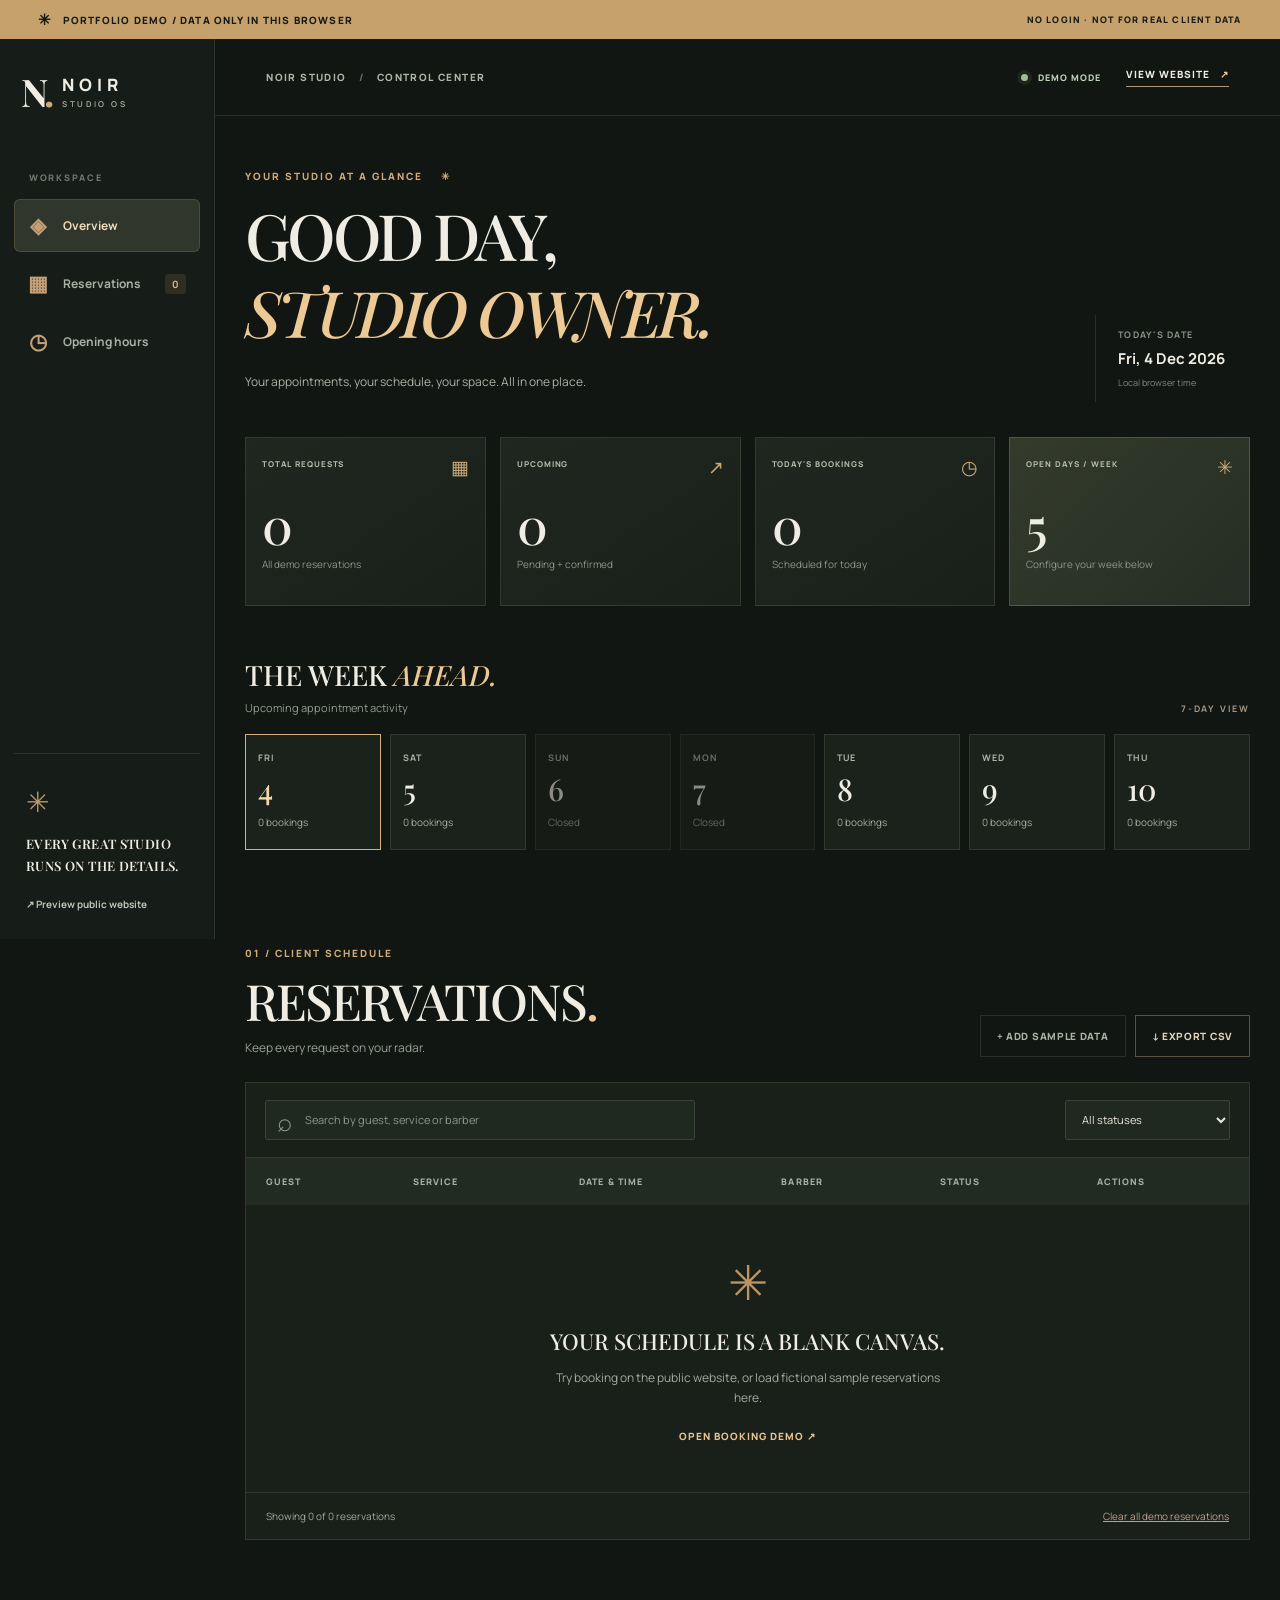
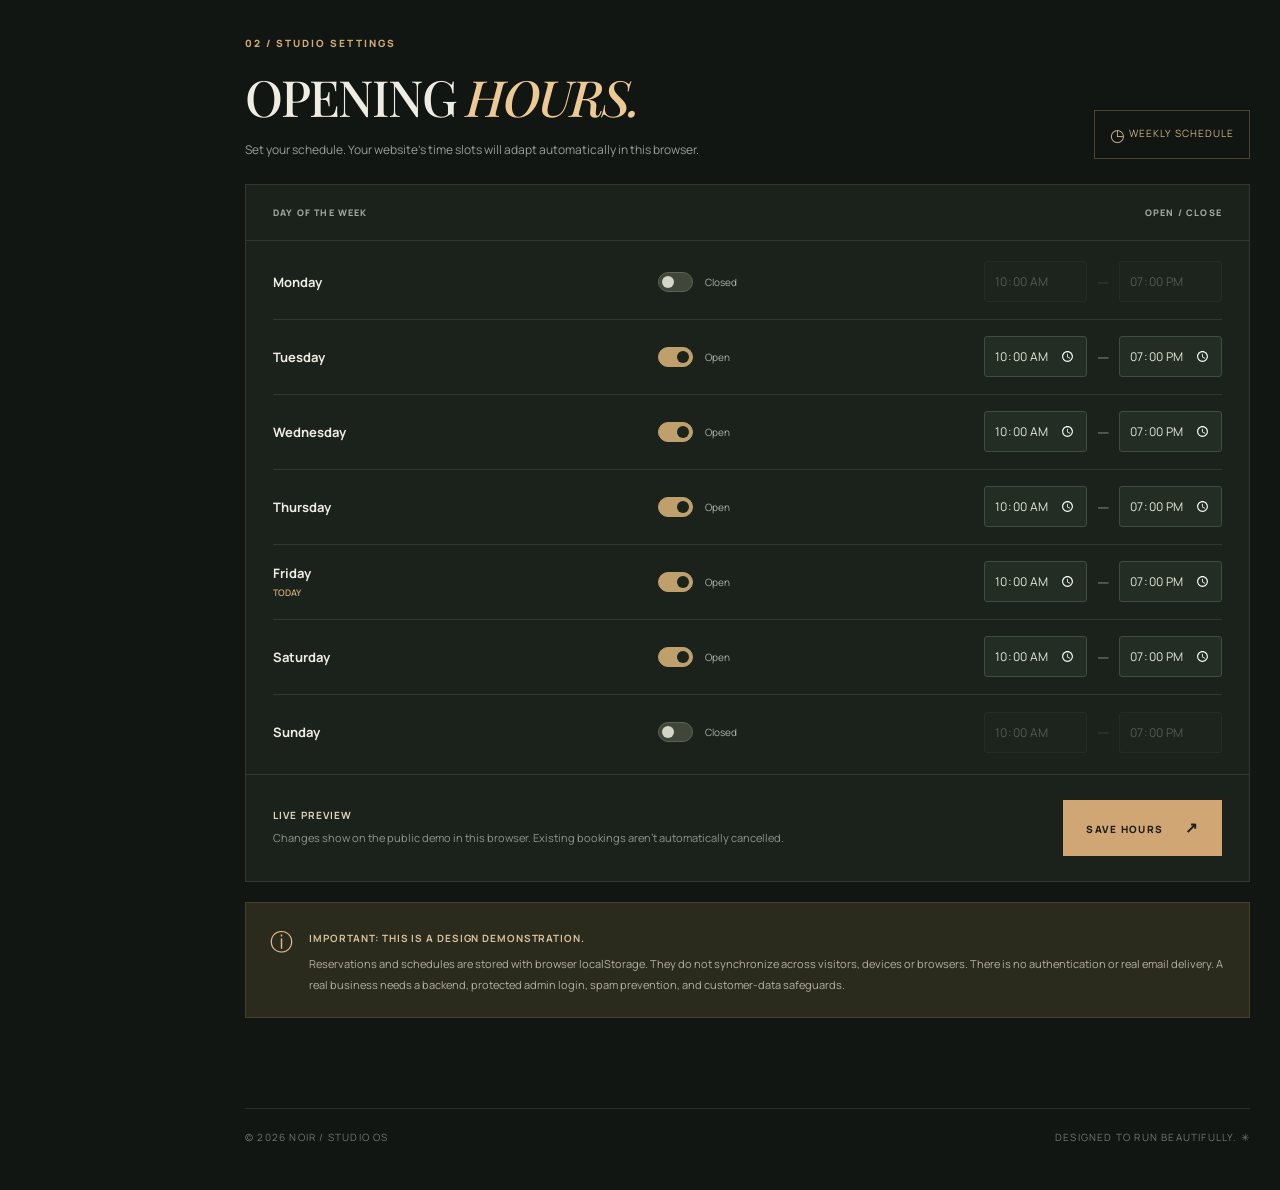
<file: admin.html>
<!doctype html>
<html lang="en">
<head>
  <meta charset="utf-8">
  <meta name="viewport" content="width=device-width, initial-scale=1">
  <meta name="robots" content="noindex,nofollow">
  <meta name="theme-color" content="#131713">
  <title>NOIR — Studio Dashboard (Demo)</title>
  <link rel="icon" type="image/svg+xml" href="assets/favicon.svg">
  <link rel="preconnect" href="https://fonts.googleapis.com">
  <link rel="preconnect" href="https://fonts.gstatic.com" crossorigin>
  <link href="https://fonts.googleapis.com/css2?family=DM+Sans:wght@400;500;600;700&family=Manrope:wght@400;500;600;700;800&family=Playfair+Display:ital,wght@0,500;0,600;0,700;1,500;1,600&display=swap" rel="stylesheet">
  <link rel="stylesheet" href="admin.css">
  <script src="studio-store.js" defer></script>
  <script src="admin.js" defer></script>
</head>
<body>
  <div class="demo-banner"><span class="banner-spark">✳</span> PORTFOLIO DEMO / DATA ONLY IN THIS BROWSER <span class="demo-banner-right">NO LOGIN · NOT FOR REAL CLIENT DATA</span></div>
  <div class="dashboard-shell">
    <aside class="sidebar">
      <a class="logo" href="index.html" aria-label="NOIR homepage"><span class="monogram">N<span>.</span></span><span class="wordmark">NOIR <small>STUDIO OS</small></span></a>
      <div class="sidebar-section-label">WORKSPACE</div>
      <nav class="side-nav" aria-label="Dashboard sections">
        <a href="#overview" class="active"><span class="side-icon">◈</span> Overview</a>
        <a href="#reservations"><span class="side-icon">▦</span> Reservations <span class="nav-count" id="nav-count">0</span></a>
        <a href="#opening-hours"><span class="side-icon">◷</span> Opening hours</a>
      </nav>
      <div class="sidebar-bottom"><span class="sidebar-mark">✳</span><p>EVERY GREAT STUDIO<br>RUNS ON THE DETAILS.</p><a href="index.html">↗ Preview public website</a></div>
    </aside>
    <main class="main-content">
      <header class="topbar"><div class="breadcrumbs">NOIR STUDIO <span>/</span> CONTROL CENTER</div><div class="topbar-right"><span class="live-pill"><i></i> DEMO MODE</span><a class="view-site" href="index.html">VIEW WEBSITE <span>↗</span></a></div></header>
      <div class="content-inner">
        <section id="overview" class="overview-section" aria-labelledby="overview-title">
          <div class="section-eyebrow">YOUR STUDIO AT A GLANCE <span>✳</span></div>
          <div class="hero-top"><div><h1 id="overview-title">GOOD DAY,<br><em>STUDIO OWNER.</em></h1><p>Your appointments, your schedule, your space. All in one place.</p></div><div class="hero-date"><span>TODAY'S DATE</span><strong id="current-date">—</strong><small>Local browser time</small></div></div>
          <div class="metric-grid">
            <article class="metric-card"><div class="metric-top"><span>TOTAL REQUESTS</span><span class="metric-icon">▦</span></div><strong id="metric-total">0</strong><p>All demo reservations</p></article>
            <article class="metric-card"><div class="metric-top"><span>UPCOMING</span><span class="metric-icon">↗</span></div><strong id="metric-upcoming">0</strong><p>Pending + confirmed</p></article>
            <article class="metric-card"><div class="metric-top"><span>TODAY'S BOOKINGS</span><span class="metric-icon">◷</span></div><strong id="metric-today">0</strong><p>Scheduled for today</p></article>
            <article class="metric-card highlight"><div class="metric-top"><span>OPEN DAYS / WEEK</span><span class="metric-icon">✳</span></div><strong id="metric-open">5</strong><p>Configure your week below</p></article>
          </div>
          <div class="next-days-heading"><div><h2>THE WEEK <em>AHEAD.</em></h2><p>Upcoming appointment activity</p></div><span>7-DAY VIEW</span></div>
          <div id="week-strip" class="week-strip" aria-label="Next seven days booking overview"></div>
        </section>
        <section class="reservations-section" id="reservations" aria-labelledby="reservations-title">
          <div class="section-head"><div><span class="section-eyebrow">01 / CLIENT SCHEDULE</span><h2 id="reservations-title">RESERVATIONS<span class="title-period">.</span></h2><p>Keep every request on your radar.</p></div><div class="section-actions"><button type="button" class="subtle-btn" id="sample-data">+ ADD SAMPLE DATA</button><button type="button" class="outline-btn" id="export-csv">↓ EXPORT CSV</button></div></div>
          <div class="reservations-card">
            <div class="table-toolbar"><div class="search-wrap"><span aria-hidden="true">⌕</span><input type="search" id="search-bookings" placeholder="Search by guest, service or barber" aria-label="Search reservations"></div><select id="filter-status" aria-label="Filter reservation status"><option value="All">All statuses</option><option>Pending</option><option>Confirmed</option><option>Completed</option><option>Cancelled</option></select></div>
            <div class="table-scroller"><table><thead><tr><th>GUEST</th><th>SERVICE</th><th>DATE & TIME</th><th>BARBER</th><th>STATUS</th><th>ACTIONS</th></tr></thead><tbody id="bookings-body"></tbody></table></div>
            <div id="empty-state" class="empty-state" hidden><span class="empty-glyph">✳</span><strong>YOUR SCHEDULE IS A BLANK CANVAS.</strong><p>Try booking on the public website, or load fictional sample reservations here.</p><a href="index.html#booking">OPEN BOOKING DEMO ↗</a></div>
            <div class="table-footer"><span id="table-count">Showing 0 reservations</span><button class="text-btn" id="clear-bookings" type="button">Clear all demo reservations</button></div>
          </div>
        </section>
        <section class="hours-section" id="opening-hours" aria-labelledby="hours-title">
          <div class="section-head"><div><span class="section-eyebrow">02 / STUDIO SETTINGS</span><h2 id="hours-title">OPENING <em>HOURS.</em></h2><p>Set your schedule. Your website's time slots will adapt automatically in this browser.</p></div><div class="hours-badge"><span>◷</span> WEEKLY SCHEDULE</div></div>
          <div class="hours-card"><div class="hours-card-header"><span>DAY OF THE WEEK</span><span>OPEN / CLOSE</span></div><form id="hours-form"><div id="hours-editor" class="hours-editor"></div><div class="hours-actions"><div><strong>LIVE PREVIEW</strong><span>Changes show on the public demo in this browser. Existing bookings aren't automatically cancelled.</span></div><button type="submit" class="save-btn">SAVE HOURS <span>↗</span></button></div></form></div>
          <div class="demo-note"><span>ⓘ</span><div><strong>IMPORTANT: THIS IS A DESIGN DEMONSTRATION.</strong><p>Reservations and schedules are stored with browser localStorage. They do not synchronize across visitors, devices or browsers. There is no authentication or real email delivery. A real business needs a backend, protected admin login, spam prevention, and customer-data safeguards.</p></div></div>
        </section>
        <footer class="admin-footer"><span>© 2026 NOIR / STUDIO OS</span><span>DESIGNED TO RUN BEAUTIFULLY. ✳</span></footer>
      </div>
    </main>
  </div>
  <div class="toast" id="toast" role="status" aria-live="polite"></div>
</body>
</html>
</file>
<file: admin.css>
:root{--bg:#121612;--bg-side:#151b16;--panel:#1a201b;--panel-raised:#202820;--cream:#efece3;--muted:#91988f;--muted-2:#a9afa5;--gold:#ceaa78;--gold-light:#edc995;--line:rgba(235,231,215,.11);--sans:'Manrope',Arial,sans-serif;--display:'Playfair Display',Georgia,serif;color-scheme:dark}
*{box-sizing:border-box}html{scroll-behavior:smooth;scroll-padding-top:100px}body{margin:0;background:var(--bg);color:var(--cream);font-family:var(--sans);-webkit-font-smoothing:antialiased}button,input,select{font:inherit}button{cursor:pointer}button:focus-visible,a:focus-visible,input:focus-visible,select:focus-visible{outline:2px solid var(--gold-light);outline-offset:3px}a{color:inherit;text-decoration:none}em{font:italic 500 1em var(--display);color:var(--gold-light)}[hidden]{display:none!important}::selection{background:#c6a270;color:#161a15}
.demo-banner{padding:9px 3vw;background:#c6a16c;color:#151914;font-size:10px;letter-spacing:.12em;font-weight:800;display:flex;align-items:center;gap:10px}.banner-spark{font-size:15px}.demo-banner-right{margin-left:auto;font-size:9px}
.dashboard-shell{display:grid;grid-template-columns:252px minmax(0,1fr);min-height:calc(100vh - 35px)}
.sidebar{position:sticky;top:0;height:100vh;display:flex;flex-direction:column;background:#161c17;border-right:1px solid var(--line);padding:34px 20px 26px}.logo{display:flex;align-items:center;gap:12px;padding:0 7px 60px}.monogram{font:700 38px/1 var(--display);letter-spacing:-.1em}.monogram span{color:var(--gold)}.wordmark{font-size:17px;font-weight:800;letter-spacing:.28em;line-height:1.2}.wordmark small{display:block;font-size:8px;font-weight:600;letter-spacing:.3em;color:#abb5a7;margin-top:4px}.sidebar-section-label{font-size:9px;font-weight:800;letter-spacing:.19em;color:#6e796f;padding:0 15px;margin-bottom:15px}.side-nav{display:grid;gap:5px}.side-nav a{display:flex;align-items:center;gap:15px;padding:15px 13px;color:#a9afa6;font-size:12px;font-weight:700;border:1px solid transparent;border-radius:6px;transition:.2s}.side-nav a:hover,.side-nav a.active{color:#efdbbb;background:#30362b;border-color:rgba(205,170,120,.19)}.side-icon{font-size:21px;color:#c5a077;width:20px;text-align:center;line-height:1}.nav-count{margin-left:auto;background:rgba(226,179,108,.12);color:#ddb98b;padding:3px 7px;border-radius:4px;font-size:10px}.sidebar-bottom{margin-top:auto;border-top:1px solid var(--line);padding:28px 12px 0}.sidebar-mark{font-size:28px;color:#b99769}.sidebar-bottom p{font:600 13px/1.65 var(--display);letter-spacing:.03em;margin:13px 0 15px}.sidebar-bottom a{font-size:10px;font-weight:700;color:#bdc1b3}
.main-content{min-width:0}.topbar{height:77px;border-bottom:1px solid var(--line);display:flex;align-items:center;justify-content:space-between;padding:0 clamp(24px,4vw,63px);gap:15px}.breadcrumbs{font-size:10px;font-weight:800;letter-spacing:.14em;color:#aeb6a9}.breadcrumbs span{margin:0 9px;color:#657368}.topbar-right{display:flex;gap:25px;align-items:center}.live-pill{font-size:9px;font-weight:800;letter-spacing:.11em;color:#bed3ba}.live-pill i{display:inline-block;background:#a2be99;width:7px;height:7px;border-radius:50%;margin-right:7px;box-shadow:0 0 0 4px #a2be9916}.view-site{font-size:10px;font-weight:800;letter-spacing:.1em;border-bottom:1px solid #ad967a;padding-bottom:5px}.view-site span{color:var(--gold-light);margin-left:7px}
.content-inner{max-width:1550px;margin:auto;padding:53px clamp(24px,4vw,63px) 25px}.section-eyebrow{font-size:10px;font-weight:800;letter-spacing:.2em;color:var(--gold);display:block}.overview-section .section-eyebrow span{padding-left:14px}.hero-top{display:flex;align-items:flex-end;justify-content:space-between;gap:25px;margin:19px 0 35px}.hero-top h1{font:500 clamp(38px,5vw,75px)/1.04 var(--display);letter-spacing:-.055em;margin:0}.hero-top p{font-size:12px;color:#a9b0a5;margin-top:19px}.hero-date{min-width:155px;border-left:1px solid var(--line);padding:13px 0 13px 22px;display:grid;gap:7px}.hero-date span{font-size:9px;letter-spacing:.14em;color:#8b958a;font-weight:700}.hero-date strong{font-size:15px}.hero-date small{font-size:9px;color:#7e887e}
.metric-grid{display:grid;grid-template-columns:repeat(4,minmax(0,1fr));gap:14px}.metric-card{background:linear-gradient(145deg,#1f2720,#192019);border:1px solid var(--line);padding:24px 23px;min-height:169px}.metric-card.highlight{background:linear-gradient(135deg,#343b2b,#252d24);border-color:#9d825a65}.metric-top{display:flex;align-items:flex-start;justify-content:space-between;gap:10px}.metric-top span:first-child{font-size:9px;font-weight:800;letter-spacing:.12em;color:#b1b8a9}.metric-icon{font-size:24px;color:var(--gold);line-height:1}.metric-card strong{display:block;font:500 50px/1.2 var(--display);margin:18px 0 2px;letter-spacing:-.06em}.metric-card p{color:#89988a;font-size:10px;margin:0}.next-days-heading{display:flex;align-items:flex-end;justify-content:space-between;margin:50px 0 19px}.next-days-heading h2{font:500 28px/1.1 var(--display);margin:0 0 7px}.next-days-heading p{font-size:11px;color:#919b90;margin:0}.next-days-heading>span{color:#a69883;font-size:9px;letter-spacing:.2em;font-weight:700}.week-strip{display:grid;grid-template-columns:repeat(7,minmax(0,1fr));gap:9px}.day-tile{padding:16px 12px;min-height:116px;background:#1a221b;border:1px solid var(--line);display:flex;flex-direction:column;gap:5px}.day-tile.today{border-color:#d3b07d;color:#f3d7ad}.day-tile.closed{opacity:.55}.day-tile .day-name{font-size:9px;letter-spacing:.11em;color:#afb6ac;font-weight:700}.day-tile .day-number{font:500 30px/1.1 var(--display);margin:4px 0}.day-tile .day-count{font-size:10px;color:#a8ac9f;white-space:nowrap}.day-tile .day-count b{color:#e0bc8a}
.reservations-section,.hours-section{margin-top:96px}.section-head{display:flex;align-items:flex-end;justify-content:space-between;gap:24px;margin-bottom:25px}.section-head h2{font:500 clamp(36px,4vw,50px)/1.1 var(--display);margin:13px 0 10px;letter-spacing:-.04em}.section-head h2 em{font-size:1em}.title-period{color:var(--gold-light)}.section-head p{color:#97a096;font-size:12px;margin:0;line-height:1.6}.section-actions{display:flex;align-items:center;gap:9px;flex-wrap:wrap}.outline-btn,.subtle-btn{padding:13px 16px;background:transparent;border:1px solid rgba(225,192,148,.35);color:#e4d4bd;font-size:10px;letter-spacing:.07em;font-weight:800;white-space:nowrap}.subtle-btn{border-color:var(--line);color:#aab4a8}.outline-btn:hover,.subtle-btn:hover{background:#313c30}
.reservations-card{border:1px solid var(--line);background:#192019}.table-toolbar{padding:17px 19px;display:flex;justify-content:space-between;gap:18px;border-bottom:1px solid var(--line)}.search-wrap{position:relative;flex:1;max-width:430px}.search-wrap>span{position:absolute;top:3px;left:12px;color:#8b998c;font-size:26px}.search-wrap input,.table-toolbar select{width:100%;border:1px solid #394438;background:#20291f;color:#e9e7db;border-radius:2px;min-height:40px;font-size:11px;outline-offset:2px}.search-wrap input{padding:10px 14px 10px 39px}.search-wrap input::placeholder{color:#89988a}.table-toolbar select{width:165px;padding:0 12px}.table-scroller{overflow-x:auto}.table-scroller table{width:100%;border-collapse:collapse;text-align:left;min-width:840px}.table-scroller thead{background:#212b22}.table-scroller th{padding:17px 20px;font-size:9px;letter-spacing:.12em;color:#a8b1a4;font-weight:800}.table-scroller td{padding:18px 20px;border-top:1px solid var(--line);font-size:11px;color:#bdc3b8;white-space:nowrap}.table-scroller td strong{display:block;color:#ede9df;font-size:12px}.table-scroller td small{display:block;color:#819085;margin-top:5px;font-size:9px}.status-tag{display:inline-flex;gap:7px;align-items:center;padding:7px 9px;font-size:10px;font-weight:800;background:#554a2b55;color:#e0bf89;border:1px solid #9b80412e}.status-tag:before{content:'';width:6px;height:6px;background:currentColor;border-radius:50%}.status-tag.confirmed{background:#2a483155;color:#a4cda8}.status-tag.completed{background:#33505e55;color:#a8cadd}.status-tag.cancelled{background:#49323255;color:#cda5a0}.status-select{background:#293327;color:#e0e9da;border:1px solid #485344;border-radius:2px;padding:7px 8px;font-size:10px}.delete-btn{background:none;border:0;color:#bc8d83;font-size:12px;margin-left:10px;text-decoration:underline}.empty-state{text-align:center;padding:44px 20px 47px}.empty-glyph{display:block;font-size:48px;color:#be9462;margin-bottom:12px}.empty-state strong{font:500 22px var(--display)}.empty-state p{max-width:390px;color:#a1aba1;font-size:12px;line-height:1.7;margin:12px auto}.empty-state a{display:inline-block;margin-top:8px;color:#ebc391;font-size:10px;font-weight:800;letter-spacing:.1em}.table-footer{border-top:1px solid var(--line);padding:16px 20px;display:flex;justify-content:space-between;gap:15px;color:#a2ab9d;font-size:10px}.text-btn{border:0;background:none;padding:0;color:#c09e8f;font-size:10px;text-decoration:underline}
.hours-badge{font-size:10px;color:#cbb086;letter-spacing:.1em;border:1px solid #987f5d6e;padding:12px 15px;white-space:nowrap}.hours-badge span{font-size:17px;vertical-align:middle}.hours-card{background:#1b221b;border:1px solid var(--line)}.hours-card-header{display:flex;justify-content:space-between;padding:21px 27px;border-bottom:1px solid var(--line);font-size:9px;font-weight:800;letter-spacing:.13em;color:#9fa99e}.hours-editor{padding:4px 27px}.day-row{min-height:75px;border-bottom:1px solid var(--line);display:grid;grid-template-columns:minmax(105px,1fr) 114px minmax(230px,1.2fr);gap:15px;align-items:center}.day-row:last-child{border-bottom:0}.day-row .day-label{font-size:13px;font-weight:700}.day-row .today-label{display:block;font-size:9px;font-weight:600;color:#caa677;margin-top:4px}.open-toggle{display:flex;align-items:center;gap:9px;font-size:10px;color:#abb4aa;cursor:pointer}.open-toggle input{appearance:none;display:inline-block;width:35px;height:20px;border:1px solid #596455;border-radius:20px;background:#41463b;position:relative;cursor:pointer;transition:.2s}.open-toggle input:after{content:'';position:absolute;left:3px;top:3px;width:12px;height:12px;background:#d3d7c9;border-radius:50%;transition:.2s}.open-toggle input:checked{background:#bfa06c;border-color:#bfa06c}.open-toggle input:checked:after{transform:translateX(15px);background:#1b231b}.hour-inputs{display:flex;gap:10px;align-items:center;justify-content:flex-end}.hour-inputs input{width:103px;padding:10px 9px;border:1px solid #3d4d3e;background:#242d24;color:#e5e8d9;border-radius:3px;font-size:12px}.hour-inputs span{color:#788a7b}.day-row.is-closed .hour-inputs{opacity:.28}.hours-actions{border-top:1px solid var(--line);padding:25px 27px;display:flex;justify-content:space-between;align-items:center;gap:25px}.hours-actions>div{display:grid;gap:7px}.hours-actions strong{font-size:10px;letter-spacing:.11em;color:#e0d5c2}.hours-actions span{font-size:11px;color:#8b988d;line-height:1.6}.save-btn{border:0;background:#d0a774;color:#1b1d16;padding:16px 23px;font-size:10px;letter-spacing:.13em;font-weight:800;white-space:nowrap}.save-btn:hover{background:#f1c88f}.save-btn span{color:inherit;margin-left:18px;font-size:15px}
.demo-note{display:flex;gap:16px;padding:22px 24px;background:#2a2a1d;border:1px solid #6e66465c;margin-top:20px}.demo-note>span{color:#ddb78b;font-size:23px}.demo-note strong{color:#d8c29f;font-size:10px;letter-spacing:.09em}.demo-note p{color:#b6b09e;font-size:11px;line-height:1.9;margin:7px 0 0}.admin-footer{display:flex;justify-content:space-between;color:#6d796f;gap:18px;font-size:10px;letter-spacing:.12em;margin:90px 0 0;padding:21px 0;border-top:1px solid var(--line)}.toast{position:fixed;bottom:25px;right:25px;z-index:99;max-width:380px;border:1px solid #c5a47470;background:#293429;color:#e9e0c8;box-shadow:0 17px 65px #0009;padding:16px 20px;font-size:12px;line-height:1.6;transform:translateY(100px);opacity:0;pointer-events:none;transition:.25s}.toast.visible{transform:translateY(0);opacity:1}.toast.error{border-color:#b56d65}
@media(max-width:1350px){.dashboard-shell{grid-template-columns:215px minmax(0,1fr)}.sidebar{padding-left:14px;padding-right:14px}.content-inner{padding-left:30px;padding-right:30px}.metric-card{padding:20px 16px}.metric-top span:first-child{font-size:8px}.metric-icon{font-size:19px}}
@media(max-width:1030px){.metric-grid{grid-template-columns:repeat(2,minmax(0,1fr))}.week-strip{grid-template-columns:repeat(7,minmax(93px,1fr));overflow-x:auto;padding-bottom:8px}.hero-top h1{font-size:60px}.section-head{align-items:flex-start;flex-wrap:wrap}}
@media(max-width:760px){.dashboard-shell{display:block}.sidebar{position:relative;height:auto;padding:16px 20px;border-right:0;border-bottom:1px solid var(--line)}.logo{padding:0 0 17px}.sidebar-section-label,.sidebar-bottom{display:none}.side-nav{display:flex;overflow-x:auto;gap:6px}.side-nav a{padding:10px 12px;flex:none}.topbar{padding:0 20px;height:63px}.content-inner{padding:36px 20px 20px}.hero-top h1{font-size:clamp(40px,9vw,60px)}.hero-date{display:none}.reservations-section,.hours-section{margin-top:70px}.section-actions{width:100%}.day-row{grid-template-columns:1fr auto;gap:12px;padding:15px 0}.hour-inputs{grid-column:1/-1;justify-content:flex-start}.hours-actions{flex-direction:column;align-items:stretch}.save-btn{align-self:flex-start}.demo-banner-right{display:none}}
@media(max-width:480px){.topbar .live-pill{display:none}.breadcrumbs{font-size:9px}.metric-grid{gap:8px}.metric-card{min-height:140px;padding:15px}.metric-card strong{font-size:40px}.metric-icon{font-size:18px}.table-toolbar{flex-direction:column}.search-wrap{max-width:none}.table-toolbar select{width:100%}.table-footer{flex-direction:column}.hours-editor{padding:4px 17px}.hours-card-header{padding:18px 17px}.hours-actions{padding:20px 17px}.admin-footer{display:grid}}
@media(prefers-reduced-motion:reduce){*{scroll-behavior:auto!important;transition:none!important}}
</file>
